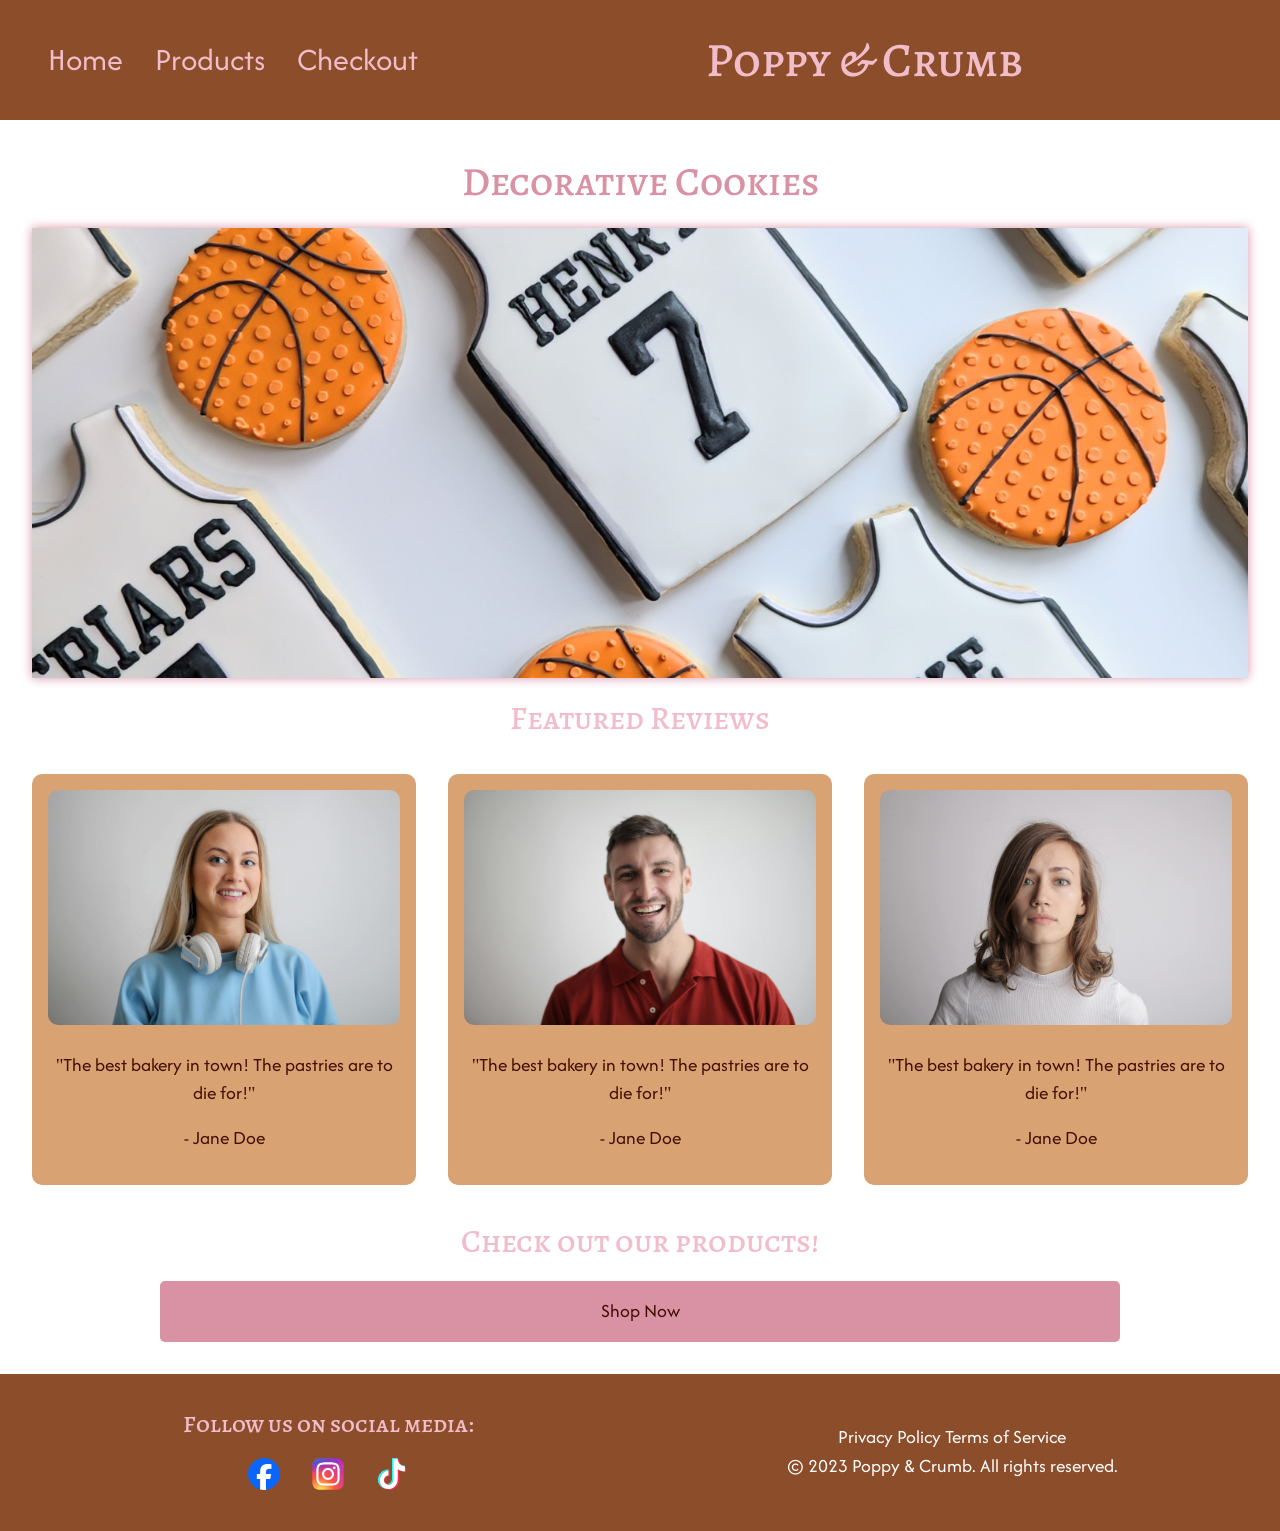
<file: index.html>
<!DOCTYPE html>
<html lang="en">

<head>
  <meta charset="UTF-8" />
  <meta name="viewport" content="width=device-width, initial-scale=1.0" />
  <meta http-equiv="X-UA-Compatible" content="IE=edge">
  <title>Poppy & Crumb Home</title>
  <meta name="robots" content="index,follow" />
  <meta name="description" content="Poppy & Crumb - Custom Cookies for Every Occasion" />
  <meta name="keywords" content="cookies, custom cookies, baked goods, desserts" />

  <!-- style -->
  <link rel="stylesheet" href="styles.css" />
  <!-- Javascript -->
  <script src="app.js" async></script>
</head>

<body>
  <header>
    <div class="off-screen-menu">
      <ul>
        <li><a href="#">Home</a></li>
        <li><a href="product.html">Products</a></li>
        <li><a href="checkout.html">Checkout</a></li>
      </ul>
    </div>
    <nav>
      <h1 id="title">Poppy & Crumb</h1>
      <div class="ham-menu">
        <span></span>
        <span></span>
        <span></span>
      </div>
    </nav>
  </header>
  <main>
    <!-- Image slider -->
    <section class="container-slider">
      <h2>Decorative Cookies</h2>
      <div class="slider-wrapper">
        <div class="slider">
          <img id="slider-1" src="images/Basketball.JPG" alt="Tray of basketball themed cookies." />
          <img id="slider-2" src="images/Birthday.JPG" alt="Tray of birthday cookies for a 5th birthday.">
          <img id="slider-3" src="images/Bridal.JPG" alt="Tray of bridal shower cookies." />
        </div>
        <div class="slider-nav">
          <a href="#slider-1"></a>
          <a href="#slider-2"></a>
          <a href="#slider-3"></a>
        </div>
      </div>
    </section>

    <!-- Featured Reviews Section -->
    <h3>Featured Reviews</h3>
    <div class="featured-reviews">
      <div class="review-card">
        <img src="images/User1.jpg" alt="Featured Review" class="review-image" />
        <div class="review-content">
          <p>"The best bakery in town! The pastries are to die for!"</p>
          <p>- Jane Doe</p>
        </div>
      </div>
      <div class="review-card">
        <img src="images/User2.jpg" alt="Featured Review" class="review-image" />
        <div class="review-content">
          <p>"The best bakery in town! The pastries are to die for!"</p>
          <p>- Jane Doe</p>
        </div>
      </div>
      <div class="review-card">
        <img src="images/User3.jpg" alt="Featured Review" class="review-image" />
        <div class="review-content">
          <p>"The best bakery in town! The pastries are to die for!"</p>
          <p>- Jane Doe</p>
        </div>
      </div>
    </div>
    <!-- product link button -->
    <section class="product-link">
      <h3>Check out our products!</h3>
      <a href="product.html" class="button">Shop Now</a>
    </section>
  </main>
  <footer>
    <div class="footer-content">
        <!-- Socials -->
        <section class="social-media">
            <h4>Follow us on social media:</h4>
            <ul class="social-media-links">
                <!-- Facebook -->
                <li>
                    <svg xmlns="http://www.w3.org/2000/svg" shape-rendering="geometricPrecision"
                        text-rendering="geometricPrecision" image-rendering="optimizeQuality" fill-rule="evenodd"
                        clip-rule="evenodd" viewBox="0 0 509 509">
                        <a href="https://www.facebook.com/poppyandcrumb/" target="_blank" rel="noopener noreferrer">
                            <g fill-rule="nonzero">
                                <path fill="#0866FF"
                                    d="M509 254.5C509 113.94 395.06 0 254.5 0S0 113.94 0 254.5C0 373.86 82.17 474 193.02 501.51V332.27h-52.48V254.5h52.48v-33.51c0-86.63 39.2-126.78 124.24-126.78 16.13 0 43.95 3.17 55.33 6.33v70.5c-6.01-.63-16.44-.95-29.4-.95-41.73 0-57.86 15.81-57.86 56.91v27.5h83.13l-14.28 77.77h-68.85v174.87C411.35 491.92 509 384.62 509 254.5z" />
                                <path fill="#fff"
                                    d="M354.18 332.27l14.28-77.77h-83.13V227c0-41.1 16.13-56.91 57.86-56.91 12.96 0 23.39.32 29.4.95v-70.5c-11.38-3.16-39.2-6.33-55.33-6.33-85.04 0-124.24 40.16-124.24 126.78v33.51h-52.48v77.77h52.48v169.24c19.69 4.88 40.28 7.49 61.48 7.49 10.44 0 20.72-.64 30.83-1.86V332.27h68.85z" />
                            </g>
                        </a>
                    </svg>
                </li>
                <!-- Instagram -->
                <li><svg xmlns="http://www.w3.org/2000/svg" xmlns:xlink="http://www.w3.org/1999/xlink"
                        viewBox="0 0 132.004 132">
                        <defs>
                            <linearGradient id="b">
                                <stop offset="0" stop-color="#3771c8" />
                                <stop stop-color="#3771c8" offset=".128" />
                                <stop offset="1" stop-color="#60f" stop-opacity="0" />
                            </linearGradient>
                            <linearGradient id="a">
                                <stop offset="0" stop-color="#fd5" />
                                <stop offset=".1" stop-color="#fd5" />
                                <stop offset=".5" stop-color="#ff543e" />
                                <stop offset="1" stop-color="#c837ab" />
                            </linearGradient>
                            <radialGradient id="c" cx="158.429" cy="578.088" r="65" xlink:href="#a"
                                gradientUnits="userSpaceOnUse"
                                gradientTransform="matrix(0 -1.98198 1.8439 0 -1031.402 454.004)" fx="158.429"
                                fy="578.088" />
                            <radialGradient id="d" cx="147.694" cy="473.455" r="65" xlink:href="#b"
                                gradientUnits="userSpaceOnUse"
                                gradientTransform="matrix(.17394 .86872 -3.5818 .71718 1648.348 -458.493)"
                                fx="147.694" fy="473.455" />
                        </defs>
                        <a href="https://www.instagram.com/poppyandcrumb/" target="_blank"
                            rel="noopener noreferrer">
                            <path fill="url(#c)"
                                d="M65.03 0C37.888 0 29.95.028 28.407.156c-5.57.463-9.036 1.34-12.812 3.22-2.91 1.445-5.205 3.12-7.47 5.468C4 13.126 1.5 18.394.595 24.656c-.44 3.04-.568 3.66-.594 19.188-.01 5.176 0 11.988 0 21.125 0 27.12.03 35.05.16 36.59.45 5.42 1.3 8.83 3.1 12.56 3.44 7.14 10.01 12.5 17.75 14.5 2.68.69 5.64 1.07 9.44 1.25 1.61.07 18.02.12 34.44.12 16.42 0 32.84-.02 34.41-.1 4.4-.207 6.955-.55 9.78-1.28 7.79-2.01 14.24-7.29 17.75-14.53 1.765-3.64 2.66-7.18 3.065-12.317.088-1.12.125-18.977.125-36.81 0-17.836-.04-35.66-.128-36.78-.41-5.22-1.305-8.73-3.127-12.44-1.495-3.037-3.155-5.305-5.565-7.624C116.9 4 111.64 1.5 105.372.596 102.335.157 101.73.027 86.19 0H65.03z"
                                transform="translate(1.004 1)" />
                            <path fill="url(#d)"
                                d="M65.03 0C37.888 0 29.95.028 28.407.156c-5.57.463-9.036 1.34-12.812 3.22-2.91 1.445-5.205 3.12-7.47 5.468C4 13.126 1.5 18.394.595 24.656c-.44 3.04-.568 3.66-.594 19.188-.01 5.176 0 11.988 0 21.125 0 27.12.03 35.05.16 36.59.45 5.42 1.3 8.83 3.1 12.56 3.44 7.14 10.01 12.5 17.75 14.5 2.68.69 5.64 1.07 9.44 1.25 1.61.07 18.02.12 34.44.12 16.42 0 32.84-.02 34.41-.1 4.4-.207 6.955-.55 9.78-1.28 7.79-2.01 14.24-7.29 17.75-14.53 1.765-3.64 2.66-7.18 3.065-12.317.088-1.12.125-18.977.125-36.81 0-17.836-.04-35.66-.128-36.78-.41-5.22-1.305-8.73-3.127-12.44-1.495-3.037-3.155-5.305-5.565-7.624C116.9 4 111.64 1.5 105.372.596 102.335.157 101.73.027 86.19 0H65.03z"
                                transform="translate(1.004 1)" />
                            <path fill="#fff"
                                d="M66.004 18c-13.036 0-14.672.057-19.792.29-5.11.234-8.598 1.043-11.65 2.23-3.157 1.226-5.835 2.866-8.503 5.535-2.67 2.668-4.31 5.346-5.54 8.502-1.19 3.053-2 6.542-2.23 11.65C18.06 51.327 18 52.964 18 66s.058 14.667.29 19.787c.235 5.11 1.044 8.598 2.23 11.65 1.227 3.157 2.867 5.835 5.536 8.503 2.667 2.67 5.345 4.314 8.5 5.54 3.054 1.187 6.543 1.996 11.652 2.23 5.12.233 6.755.29 19.79.29 13.037 0 14.668-.057 19.788-.29 5.11-.234 8.602-1.043 11.656-2.23 3.156-1.226 5.83-2.87 8.497-5.54 2.67-2.668 4.31-5.346 5.54-8.502 1.18-3.053 1.99-6.542 2.23-11.65.23-5.12.29-6.752.29-19.788 0-13.036-.06-14.672-.29-19.792-.24-5.11-1.05-8.598-2.23-11.65-1.23-3.157-2.87-5.835-5.54-8.503-2.67-2.67-5.34-4.31-8.5-5.535-3.06-1.187-6.55-1.996-11.66-2.23-5.12-.233-6.75-.29-19.79-.29zm-4.306 8.65c1.278-.002 2.704 0 4.306 0 12.816 0 14.335.046 19.396.276 4.68.214 7.22.996 8.912 1.653 2.24.87 3.837 1.91 5.516 3.59 1.68 1.68 2.72 3.28 3.592 5.52.657 1.69 1.44 4.23 1.653 8.91.23 5.06.28 6.58.28 19.39s-.05 14.33-.28 19.39c-.214 4.68-.996 7.22-1.653 8.91-.87 2.24-1.912 3.835-3.592 5.514-1.68 1.68-3.275 2.72-5.516 3.59-1.69.66-4.232 1.44-8.912 1.654-5.06.23-6.58.28-19.396.28-12.817 0-14.336-.05-19.396-.28-4.68-.216-7.22-.998-8.913-1.655-2.24-.87-3.84-1.91-5.52-3.59-1.68-1.68-2.72-3.276-3.592-5.517-.657-1.69-1.44-4.23-1.653-8.91-.23-5.06-.276-6.58-.276-19.398s.046-14.33.276-19.39c.214-4.68.996-7.22 1.653-8.912.87-2.24 1.912-3.84 3.592-5.52 1.68-1.68 3.28-2.72 5.52-3.592 1.692-.66 4.233-1.44 8.913-1.655 4.428-.2 6.144-.26 15.09-.27zm29.928 7.97c-3.18 0-5.76 2.577-5.76 5.758 0 3.18 2.58 5.76 5.76 5.76 3.18 0 5.76-2.58 5.76-5.76 0-3.18-2.58-5.76-5.76-5.76zm-25.622 6.73c-13.613 0-24.65 11.037-24.65 24.65 0 13.613 11.037 24.645 24.65 24.645C79.617 90.645 90.65 79.613 90.65 66S79.616 41.35 66.003 41.35zm0 8.65c8.836 0 16 7.163 16 16 0 8.836-7.164 16-16 16-8.837 0-16-7.164-16-16 0-8.837 7.163-16 16-16z" />
                        </a>
                    </svg>
                </li>
                <!-- TikTok -->
                <li>
                    <svg xmlns="http://www.w3.org/2000/svg" viewBox="0 0 293768 333327"
                        shape-rendering="geometricPrecision" text-rendering="geometricPrecision"
                        image-rendering="optimizeQuality" fill-rule="evenodd" clip-rule="evenodd">
                        <a href="https://www.tiktok.com/@poppyandcrumb" target="_blank" rel="noopener noreferrer">
                            <path
                                d="M204958 0c5369 45832 32829 78170 77253 81022v43471l-287 27V87593c-44424-2850-69965-30183-75333-76015l-47060-1v192819c6791 86790-60835 89368-86703 56462 30342 18977 79608 6642 73766-68039V0h58365zM78515 319644c-26591-5471-50770-21358-64969-44588-34496-56437-3401-148418 96651-157884v54345l-164 27v-40773C17274 145544 7961 245185 33650 286633c9906 15984 26169 27227 44864 33011z"
                                fill="#26f4ee" />
                            <path
                                d="M218434 11587c3505 29920 15609 55386 35948 70259-27522-10602-43651-34934-47791-70262l11843 3zm63489 82463c3786 804 7734 1348 11844 1611v51530c-25770 2537-48321-5946-74600-21749l4034 88251c0 28460 106 41467-15166 67648-34260 58734-95927 63376-137628 35401 54529 22502 137077-4810 136916-103049v-96320c26279 15803 48830 24286 74600 21748V94050zm-171890 37247c5390-1122 11048-1985 16998-2548v54345c-21666 3569-35427 10222-41862 22528-20267 38754 5827 69491 35017 74111-33931 5638-73721-28750-49999-74111 6434-12304 18180-18959 39846-22528v-51797zm64479-119719h1808-1808z"
                                fill="#fb2c53" />
                            <path
                                d="M206590 11578c5369 45832 30910 73164 75333 76015v51528c-25770 2539-48321-5945-74600-21748v96320c206 125717-135035 135283-173673 72939-25688-41449-16376-141089 76383-155862v52323c-21666 3569-33412 10224-39846 22528-39762 76035 98926 121273 89342-1225V11577l47060 1z" />
                        </a>
                    </svg>
                </li>
            </ul>
        </section>
        <div class="footer-links">
            <a href="#">Privacy Policy</a>
            <a href="#">Terms of Service</a>  
            <p>&copy; 2023 Poppy & Crumb. All rights reserved.</p>
        </div>
    </div>
</footer>
</body>

</html>
</file>
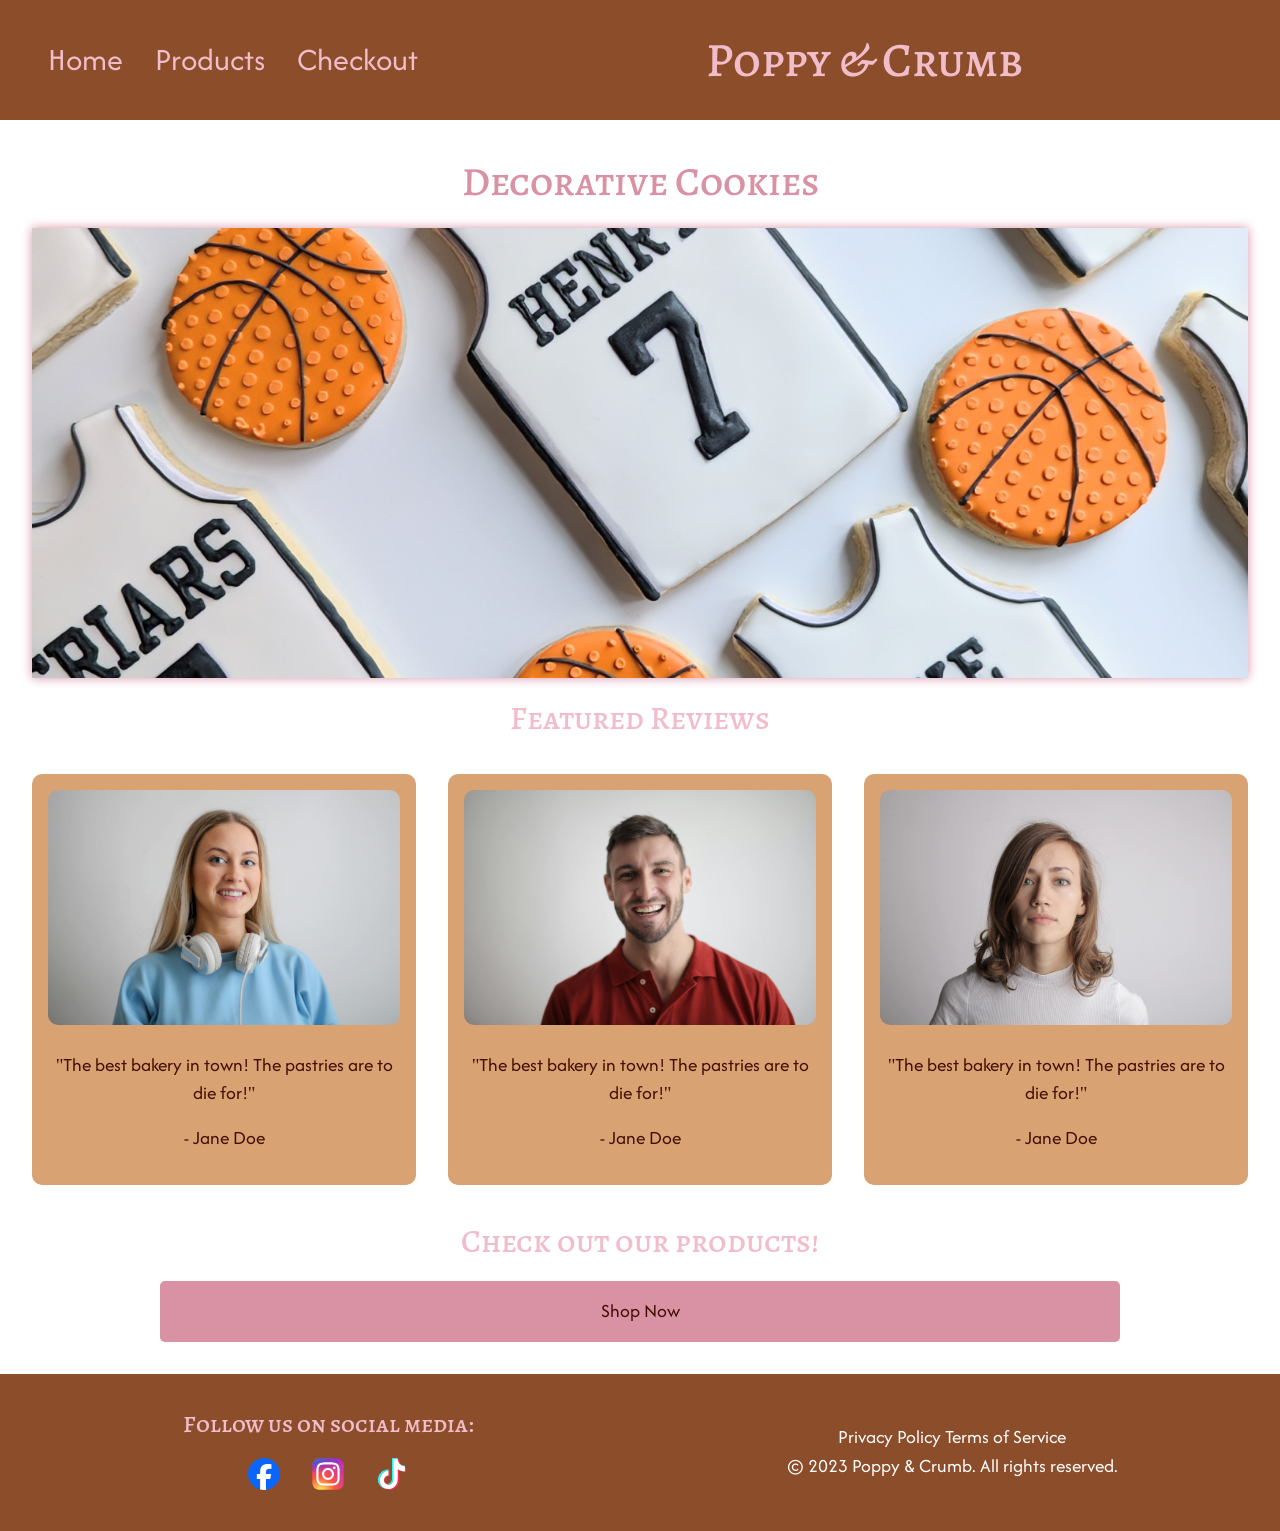
<file: Index.html>
<!DOCTYPE html>
<html lang="en">

<head>
  <meta charset="UTF-8" />
  <meta name="viewport" content="width=device-width, initial-scale=1.0" />
  <meta http-equiv="X-UA-Compatible" content="IE=edge">
  <title>Poppy & Crumb Home</title>
  <meta name="robots" content="index,follow" />
  <meta name="description" content="Poppy & Crumb - Custom Cookies for Every Occasion" />
  <meta name="keywords" content="cookies, custom cookies, baked goods, desserts" />

  <!-- style -->
  <link rel="stylesheet" href="styles.css" />
  <!-- Javascript -->
  <script src="app.js" async></script>
</head>

<body>
  <header>
    <div class="off-screen-menu">
      <ul>
        <li><a href="#">Home</a></li>
        <li><a href="/product.html">Products</a></li>
        <li><a href="/checkout.html">Checkout</a></li>
      </ul>
    </div>
    <nav>
      <h1 id="title">Poppy & Crumb</h1>
      <div class="ham-menu">
        <span></span>
        <span></span>
        <span></span>
      </div>
    </nav>
  </header>
  <main>
    <!-- Image slider -->
    <section class="container-slider">
      <h2>Decorative Cookies</h2>
      <div class="slider-wrapper">
        <div class="slider">
          <img id="slider-1" src="/images/Basketball.JPG" alt="Tray of basketball themed cookies." />
          <img id="slider-2" src="/images/Birthday.JPG" alt="Tray of birthday cookies for a 5th birthday.">
          <img id="slider-3" src="/images/Bridal.JPG" alt="Tray of bridal shower cookies." />
        </div>
        <div class="slider-nav">
          <a href="#slider-1"></a>
          <a href="#slider-2"></a>
          <a href="#slider-3"></a>
        </div>
      </div>
    </section>

    <!-- Featured Reviews Section -->
    <h3>Featured Reviews</h3>
    <div class="featured-reviews">
      <div class="review-card">
        <img src="/images/User1.jpg" alt="Featured Review" class="review-image" />
        <div class="review-content">
          <p>"The best bakery in town! The pastries are to die for!"</p>
          <p>- Jane Doe</p>
        </div>
      </div>
      <div class="review-card">
        <img src="/images/User2.jpg" alt="Featured Review" class="review-image" />
        <div class="review-content">
          <p>"The best bakery in town! The pastries are to die for!"</p>
          <p>- Jane Doe</p>
        </div>
      </div>
      <div class="review-card">
        <img src="/images/User3.jpg" alt="Featured Review" class="review-image" />
        <div class="review-content">
          <p>"The best bakery in town! The pastries are to die for!"</p>
          <p>- Jane Doe</p>
        </div>
      </div>
    </div>
    <!-- product link button -->
    <section class="product-link">
      <h3>Check out our products!</h3>
      <a href="/product.html" class="button">Shop Now</a>
    </section>
  </main>
  <footer>
    <div class="footer-content">
        <!-- Socials -->
        <section class="social-media">
            <h4>Follow us on social media:</h4>
            <ul class="social-media-links">
                <!-- Facebook -->
                <li>
                    <svg xmlns="http://www.w3.org/2000/svg" shape-rendering="geometricPrecision"
                        text-rendering="geometricPrecision" image-rendering="optimizeQuality" fill-rule="evenodd"
                        clip-rule="evenodd" viewBox="0 0 509 509">
                        <a href="https://www.facebook.com/poppyandcrumb/" target="_blank" rel="noopener noreferrer">
                            <g fill-rule="nonzero">
                                <path fill="#0866FF"
                                    d="M509 254.5C509 113.94 395.06 0 254.5 0S0 113.94 0 254.5C0 373.86 82.17 474 193.02 501.51V332.27h-52.48V254.5h52.48v-33.51c0-86.63 39.2-126.78 124.24-126.78 16.13 0 43.95 3.17 55.33 6.33v70.5c-6.01-.63-16.44-.95-29.4-.95-41.73 0-57.86 15.81-57.86 56.91v27.5h83.13l-14.28 77.77h-68.85v174.87C411.35 491.92 509 384.62 509 254.5z" />
                                <path fill="#fff"
                                    d="M354.18 332.27l14.28-77.77h-83.13V227c0-41.1 16.13-56.91 57.86-56.91 12.96 0 23.39.32 29.4.95v-70.5c-11.38-3.16-39.2-6.33-55.33-6.33-85.04 0-124.24 40.16-124.24 126.78v33.51h-52.48v77.77h52.48v169.24c19.69 4.88 40.28 7.49 61.48 7.49 10.44 0 20.72-.64 30.83-1.86V332.27h68.85z" />
                            </g>
                        </a>
                    </svg>
                </li>
                <!-- Instagram -->
                <li><svg xmlns="http://www.w3.org/2000/svg" xmlns:xlink="http://www.w3.org/1999/xlink"
                        viewBox="0 0 132.004 132">
                        <defs>
                            <linearGradient id="b">
                                <stop offset="0" stop-color="#3771c8" />
                                <stop stop-color="#3771c8" offset=".128" />
                                <stop offset="1" stop-color="#60f" stop-opacity="0" />
                            </linearGradient>
                            <linearGradient id="a">
                                <stop offset="0" stop-color="#fd5" />
                                <stop offset=".1" stop-color="#fd5" />
                                <stop offset=".5" stop-color="#ff543e" />
                                <stop offset="1" stop-color="#c837ab" />
                            </linearGradient>
                            <radialGradient id="c" cx="158.429" cy="578.088" r="65" xlink:href="#a"
                                gradientUnits="userSpaceOnUse"
                                gradientTransform="matrix(0 -1.98198 1.8439 0 -1031.402 454.004)" fx="158.429"
                                fy="578.088" />
                            <radialGradient id="d" cx="147.694" cy="473.455" r="65" xlink:href="#b"
                                gradientUnits="userSpaceOnUse"
                                gradientTransform="matrix(.17394 .86872 -3.5818 .71718 1648.348 -458.493)"
                                fx="147.694" fy="473.455" />
                        </defs>
                        <a href="https://www.instagram.com/poppyandcrumb/" target="_blank"
                            rel="noopener noreferrer">
                            <path fill="url(#c)"
                                d="M65.03 0C37.888 0 29.95.028 28.407.156c-5.57.463-9.036 1.34-12.812 3.22-2.91 1.445-5.205 3.12-7.47 5.468C4 13.126 1.5 18.394.595 24.656c-.44 3.04-.568 3.66-.594 19.188-.01 5.176 0 11.988 0 21.125 0 27.12.03 35.05.16 36.59.45 5.42 1.3 8.83 3.1 12.56 3.44 7.14 10.01 12.5 17.75 14.5 2.68.69 5.64 1.07 9.44 1.25 1.61.07 18.02.12 34.44.12 16.42 0 32.84-.02 34.41-.1 4.4-.207 6.955-.55 9.78-1.28 7.79-2.01 14.24-7.29 17.75-14.53 1.765-3.64 2.66-7.18 3.065-12.317.088-1.12.125-18.977.125-36.81 0-17.836-.04-35.66-.128-36.78-.41-5.22-1.305-8.73-3.127-12.44-1.495-3.037-3.155-5.305-5.565-7.624C116.9 4 111.64 1.5 105.372.596 102.335.157 101.73.027 86.19 0H65.03z"
                                transform="translate(1.004 1)" />
                            <path fill="url(#d)"
                                d="M65.03 0C37.888 0 29.95.028 28.407.156c-5.57.463-9.036 1.34-12.812 3.22-2.91 1.445-5.205 3.12-7.47 5.468C4 13.126 1.5 18.394.595 24.656c-.44 3.04-.568 3.66-.594 19.188-.01 5.176 0 11.988 0 21.125 0 27.12.03 35.05.16 36.59.45 5.42 1.3 8.83 3.1 12.56 3.44 7.14 10.01 12.5 17.75 14.5 2.68.69 5.64 1.07 9.44 1.25 1.61.07 18.02.12 34.44.12 16.42 0 32.84-.02 34.41-.1 4.4-.207 6.955-.55 9.78-1.28 7.79-2.01 14.24-7.29 17.75-14.53 1.765-3.64 2.66-7.18 3.065-12.317.088-1.12.125-18.977.125-36.81 0-17.836-.04-35.66-.128-36.78-.41-5.22-1.305-8.73-3.127-12.44-1.495-3.037-3.155-5.305-5.565-7.624C116.9 4 111.64 1.5 105.372.596 102.335.157 101.73.027 86.19 0H65.03z"
                                transform="translate(1.004 1)" />
                            <path fill="#fff"
                                d="M66.004 18c-13.036 0-14.672.057-19.792.29-5.11.234-8.598 1.043-11.65 2.23-3.157 1.226-5.835 2.866-8.503 5.535-2.67 2.668-4.31 5.346-5.54 8.502-1.19 3.053-2 6.542-2.23 11.65C18.06 51.327 18 52.964 18 66s.058 14.667.29 19.787c.235 5.11 1.044 8.598 2.23 11.65 1.227 3.157 2.867 5.835 5.536 8.503 2.667 2.67 5.345 4.314 8.5 5.54 3.054 1.187 6.543 1.996 11.652 2.23 5.12.233 6.755.29 19.79.29 13.037 0 14.668-.057 19.788-.29 5.11-.234 8.602-1.043 11.656-2.23 3.156-1.226 5.83-2.87 8.497-5.54 2.67-2.668 4.31-5.346 5.54-8.502 1.18-3.053 1.99-6.542 2.23-11.65.23-5.12.29-6.752.29-19.788 0-13.036-.06-14.672-.29-19.792-.24-5.11-1.05-8.598-2.23-11.65-1.23-3.157-2.87-5.835-5.54-8.503-2.67-2.67-5.34-4.31-8.5-5.535-3.06-1.187-6.55-1.996-11.66-2.23-5.12-.233-6.75-.29-19.79-.29zm-4.306 8.65c1.278-.002 2.704 0 4.306 0 12.816 0 14.335.046 19.396.276 4.68.214 7.22.996 8.912 1.653 2.24.87 3.837 1.91 5.516 3.59 1.68 1.68 2.72 3.28 3.592 5.52.657 1.69 1.44 4.23 1.653 8.91.23 5.06.28 6.58.28 19.39s-.05 14.33-.28 19.39c-.214 4.68-.996 7.22-1.653 8.91-.87 2.24-1.912 3.835-3.592 5.514-1.68 1.68-3.275 2.72-5.516 3.59-1.69.66-4.232 1.44-8.912 1.654-5.06.23-6.58.28-19.396.28-12.817 0-14.336-.05-19.396-.28-4.68-.216-7.22-.998-8.913-1.655-2.24-.87-3.84-1.91-5.52-3.59-1.68-1.68-2.72-3.276-3.592-5.517-.657-1.69-1.44-4.23-1.653-8.91-.23-5.06-.276-6.58-.276-19.398s.046-14.33.276-19.39c.214-4.68.996-7.22 1.653-8.912.87-2.24 1.912-3.84 3.592-5.52 1.68-1.68 3.28-2.72 5.52-3.592 1.692-.66 4.233-1.44 8.913-1.655 4.428-.2 6.144-.26 15.09-.27zm29.928 7.97c-3.18 0-5.76 2.577-5.76 5.758 0 3.18 2.58 5.76 5.76 5.76 3.18 0 5.76-2.58 5.76-5.76 0-3.18-2.58-5.76-5.76-5.76zm-25.622 6.73c-13.613 0-24.65 11.037-24.65 24.65 0 13.613 11.037 24.645 24.65 24.645C79.617 90.645 90.65 79.613 90.65 66S79.616 41.35 66.003 41.35zm0 8.65c8.836 0 16 7.163 16 16 0 8.836-7.164 16-16 16-8.837 0-16-7.164-16-16 0-8.837 7.163-16 16-16z" />
                        </a>
                    </svg>
                </li>
                <!-- TikTok -->
                <li>
                    <svg xmlns="http://www.w3.org/2000/svg" viewBox="0 0 293768 333327"
                        shape-rendering="geometricPrecision" text-rendering="geometricPrecision"
                        image-rendering="optimizeQuality" fill-rule="evenodd" clip-rule="evenodd">
                        <a href="https://www.tiktok.com/@poppyandcrumb" target="_blank" rel="noopener noreferrer">
                            <path
                                d="M204958 0c5369 45832 32829 78170 77253 81022v43471l-287 27V87593c-44424-2850-69965-30183-75333-76015l-47060-1v192819c6791 86790-60835 89368-86703 56462 30342 18977 79608 6642 73766-68039V0h58365zM78515 319644c-26591-5471-50770-21358-64969-44588-34496-56437-3401-148418 96651-157884v54345l-164 27v-40773C17274 145544 7961 245185 33650 286633c9906 15984 26169 27227 44864 33011z"
                                fill="#26f4ee" />
                            <path
                                d="M218434 11587c3505 29920 15609 55386 35948 70259-27522-10602-43651-34934-47791-70262l11843 3zm63489 82463c3786 804 7734 1348 11844 1611v51530c-25770 2537-48321-5946-74600-21749l4034 88251c0 28460 106 41467-15166 67648-34260 58734-95927 63376-137628 35401 54529 22502 137077-4810 136916-103049v-96320c26279 15803 48830 24286 74600 21748V94050zm-171890 37247c5390-1122 11048-1985 16998-2548v54345c-21666 3569-35427 10222-41862 22528-20267 38754 5827 69491 35017 74111-33931 5638-73721-28750-49999-74111 6434-12304 18180-18959 39846-22528v-51797zm64479-119719h1808-1808z"
                                fill="#fb2c53" />
                            <path
                                d="M206590 11578c5369 45832 30910 73164 75333 76015v51528c-25770 2539-48321-5945-74600-21748v96320c206 125717-135035 135283-173673 72939-25688-41449-16376-141089 76383-155862v52323c-21666 3569-33412 10224-39846 22528-39762 76035 98926 121273 89342-1225V11577l47060 1z" />
                        </a>
                    </svg>
                </li>
            </ul>
        </section>
        <div class="footer-links">
            <a href="#">Privacy Policy</a>
            <a href="#">Terms of Service</a>  
            <p>&copy; 2023 Poppy & Crumb. All rights reserved.</p>
        </div>
    </div>
</footer>
</body>

</html>
</file>
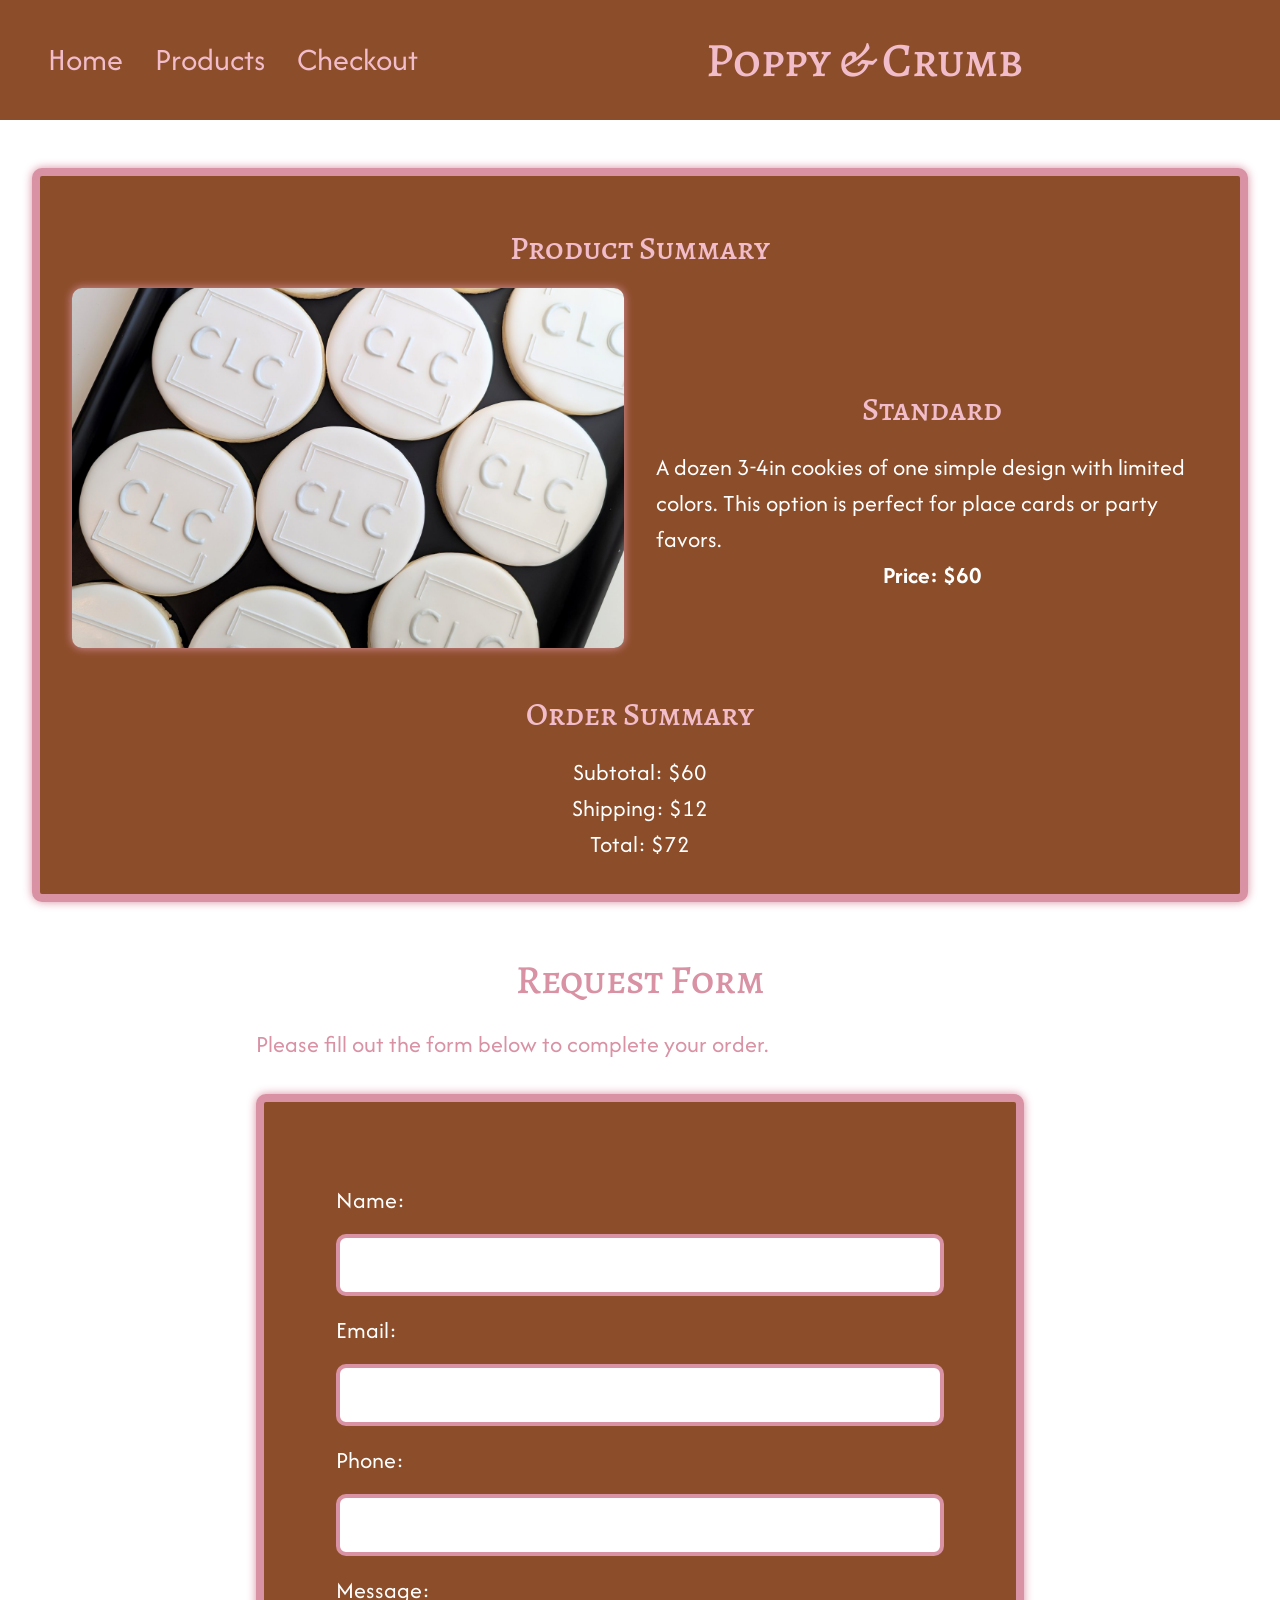
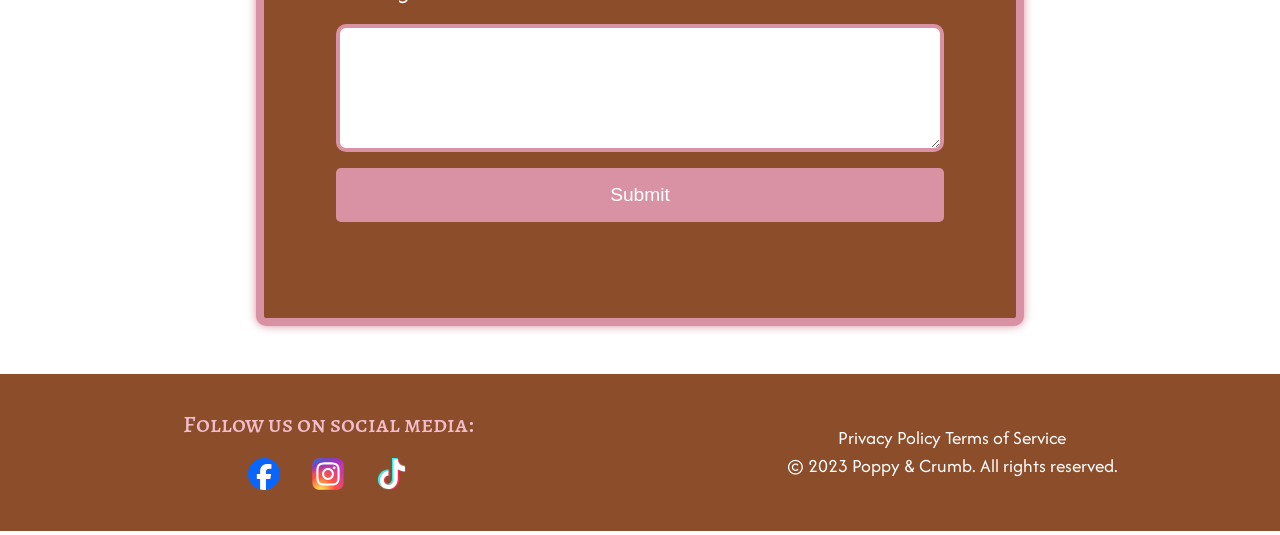
<file: checkout.html>
<!DOCTYPE html>
<html lang="en">

<head>
    <meta charset="UTF-8" />
    <meta name="viewport" content="width=device-width, initial-scale=1.0" />
    <meta http-equiv="X-UA-Compatible" content="IE=edge">
    <title>Poppy & Crumb Home</title>
    <meta name="robots" content="index,follow" />
    <meta name="description" content="Poppy & Crumb - Custom Cookies for Every Occasion" />
    <meta name="keywords" content="cookies, custom cookies, baked goods, desserts" />

    <!-- style -->
    <link rel="stylesheet" href="styles.css" />
    <!-- Javascript -->
    <script src="app.js" async></script>
</head>

<body>
    <header>
        <div class="div off-screen-menu">
            <ul>
                <li><a href="index.html">Home</a></li>
                <li><a href="product.html">Products</a></li>
                <li><a href="checkout.html">Checkout</a></li>
            </ul>
        </div>
        <nav>
            <h1 id="title">Poppy & Crumb</h1>
            <div class="ham-menu">
                <span></span>
                <span></span>
                <span></span>
            </div>
        </nav>
    </header>
    <main>
        <section class="product-summary">
            <h2>Product Summary</h2>
            <div id="product-summary">
                <div class="product-image">
                    <img src="images/StandardCookie.jpg" alt="Tray of personally decorated white cookies" />
                </div>
                <div class="product-info">
                    <h3>Standard</h3>
                    <p>A dozen 3-4in cookies of one simple design with limited colors. This option is perfect for place
                        cards or party favors.</p>
                    <p id="product-price">Price: $60</p>
                </div>
            </div>
            <div class="order-summary">
                <h3>Order Summary</h3>
                <p>Subtotal: $60</p>
                <p>Shipping: $12</p>
                <p>Total: $72</p>
            </div>
        </section>
        <section class="request-form-container">
            <div class="form-header">
                <h2>Request Form</h2>
                <p>Please fill out the form below to complete your order.</p>
            </div>
            <div class="request-form">
                <form id="checkout-form" action="thankyou.html" method="POST">

                    <div class="form-group">
                        <label for="name">Name:</label>
                        <input type="text" id="name" name="name" required />

                        <label for="email">Email:</label>
                        <input type="email" id="email" name="email" required />
                   
                        <label for="phone">Phone:</label>
                        <input type="tel" id="phone" name="phone" required />
                   
                        <label for="textarea">Message:</label>
                        <textarea id="textarea" name="textarea" rows="4" required>

                        </textarea>
                    
                        <!-- form submit button -->
                        <button type="submit" id="submit-button">Submit</button>
                    </div>
                </form>
            </div>
        </section>
    </main>
    <footer>
        <div class="footer-content">
            <!-- Socials -->
            <section class="social-media">
                <h4>Follow us on social media:</h4>
                <ul class="social-media-links">
                    <!-- Facebook -->
                    <li>
                        <svg xmlns="http://www.w3.org/2000/svg" shape-rendering="geometricPrecision"
                            text-rendering="geometricPrecision" image-rendering="optimizeQuality" fill-rule="evenodd"
                            clip-rule="evenodd" viewBox="0 0 509 509">
                            <a href="https://www.facebook.com/poppyandcrumb/" target="_blank" rel="noopener noreferrer">
                                <g fill-rule="nonzero">
                                    <path fill="#0866FF"
                                        d="M509 254.5C509 113.94 395.06 0 254.5 0S0 113.94 0 254.5C0 373.86 82.17 474 193.02 501.51V332.27h-52.48V254.5h52.48v-33.51c0-86.63 39.2-126.78 124.24-126.78 16.13 0 43.95 3.17 55.33 6.33v70.5c-6.01-.63-16.44-.95-29.4-.95-41.73 0-57.86 15.81-57.86 56.91v27.5h83.13l-14.28 77.77h-68.85v174.87C411.35 491.92 509 384.62 509 254.5z" />
                                    <path fill="#fff"
                                        d="M354.18 332.27l14.28-77.77h-83.13V227c0-41.1 16.13-56.91 57.86-56.91 12.96 0 23.39.32 29.4.95v-70.5c-11.38-3.16-39.2-6.33-55.33-6.33-85.04 0-124.24 40.16-124.24 126.78v33.51h-52.48v77.77h52.48v169.24c19.69 4.88 40.28 7.49 61.48 7.49 10.44 0 20.72-.64 30.83-1.86V332.27h68.85z" />
                                </g>
                            </a>
                        </svg>
                    </li>
                    <!-- Instagram -->
                    <li><svg xmlns="http://www.w3.org/2000/svg" xmlns:xlink="http://www.w3.org/1999/xlink"
                            viewBox="0 0 132.004 132">
                            <defs>
                                <linearGradient id="b">
                                    <stop offset="0" stop-color="#3771c8" />
                                    <stop stop-color="#3771c8" offset=".128" />
                                    <stop offset="1" stop-color="#60f" stop-opacity="0" />
                                </linearGradient>
                                <linearGradient id="a">
                                    <stop offset="0" stop-color="#fd5" />
                                    <stop offset=".1" stop-color="#fd5" />
                                    <stop offset=".5" stop-color="#ff543e" />
                                    <stop offset="1" stop-color="#c837ab" />
                                </linearGradient>
                                <radialGradient id="c" cx="158.429" cy="578.088" r="65" xlink:href="#a"
                                    gradientUnits="userSpaceOnUse"
                                    gradientTransform="matrix(0 -1.98198 1.8439 0 -1031.402 454.004)" fx="158.429"
                                    fy="578.088" />
                                <radialGradient id="d" cx="147.694" cy="473.455" r="65" xlink:href="#b"
                                    gradientUnits="userSpaceOnUse"
                                    gradientTransform="matrix(.17394 .86872 -3.5818 .71718 1648.348 -458.493)"
                                    fx="147.694" fy="473.455" />
                            </defs>
                            <a href="https://www.instagram.com/poppyandcrumb/" target="_blank"
                                rel="noopener noreferrer">
                                <path fill="url(#c)"
                                    d="M65.03 0C37.888 0 29.95.028 28.407.156c-5.57.463-9.036 1.34-12.812 3.22-2.91 1.445-5.205 3.12-7.47 5.468C4 13.126 1.5 18.394.595 24.656c-.44 3.04-.568 3.66-.594 19.188-.01 5.176 0 11.988 0 21.125 0 27.12.03 35.05.16 36.59.45 5.42 1.3 8.83 3.1 12.56 3.44 7.14 10.01 12.5 17.75 14.5 2.68.69 5.64 1.07 9.44 1.25 1.61.07 18.02.12 34.44.12 16.42 0 32.84-.02 34.41-.1 4.4-.207 6.955-.55 9.78-1.28 7.79-2.01 14.24-7.29 17.75-14.53 1.765-3.64 2.66-7.18 3.065-12.317.088-1.12.125-18.977.125-36.81 0-17.836-.04-35.66-.128-36.78-.41-5.22-1.305-8.73-3.127-12.44-1.495-3.037-3.155-5.305-5.565-7.624C116.9 4 111.64 1.5 105.372.596 102.335.157 101.73.027 86.19 0H65.03z"
                                    transform="translate(1.004 1)" />
                                <path fill="url(#d)"
                                    d="M65.03 0C37.888 0 29.95.028 28.407.156c-5.57.463-9.036 1.34-12.812 3.22-2.91 1.445-5.205 3.12-7.47 5.468C4 13.126 1.5 18.394.595 24.656c-.44 3.04-.568 3.66-.594 19.188-.01 5.176 0 11.988 0 21.125 0 27.12.03 35.05.16 36.59.45 5.42 1.3 8.83 3.1 12.56 3.44 7.14 10.01 12.5 17.75 14.5 2.68.69 5.64 1.07 9.44 1.25 1.61.07 18.02.12 34.44.12 16.42 0 32.84-.02 34.41-.1 4.4-.207 6.955-.55 9.78-1.28 7.79-2.01 14.24-7.29 17.75-14.53 1.765-3.64 2.66-7.18 3.065-12.317.088-1.12.125-18.977.125-36.81 0-17.836-.04-35.66-.128-36.78-.41-5.22-1.305-8.73-3.127-12.44-1.495-3.037-3.155-5.305-5.565-7.624C116.9 4 111.64 1.5 105.372.596 102.335.157 101.73.027 86.19 0H65.03z"
                                    transform="translate(1.004 1)" />
                                <path fill="#fff"
                                    d="M66.004 18c-13.036 0-14.672.057-19.792.29-5.11.234-8.598 1.043-11.65 2.23-3.157 1.226-5.835 2.866-8.503 5.535-2.67 2.668-4.31 5.346-5.54 8.502-1.19 3.053-2 6.542-2.23 11.65C18.06 51.327 18 52.964 18 66s.058 14.667.29 19.787c.235 5.11 1.044 8.598 2.23 11.65 1.227 3.157 2.867 5.835 5.536 8.503 2.667 2.67 5.345 4.314 8.5 5.54 3.054 1.187 6.543 1.996 11.652 2.23 5.12.233 6.755.29 19.79.29 13.037 0 14.668-.057 19.788-.29 5.11-.234 8.602-1.043 11.656-2.23 3.156-1.226 5.83-2.87 8.497-5.54 2.67-2.668 4.31-5.346 5.54-8.502 1.18-3.053 1.99-6.542 2.23-11.65.23-5.12.29-6.752.29-19.788 0-13.036-.06-14.672-.29-19.792-.24-5.11-1.05-8.598-2.23-11.65-1.23-3.157-2.87-5.835-5.54-8.503-2.67-2.67-5.34-4.31-8.5-5.535-3.06-1.187-6.55-1.996-11.66-2.23-5.12-.233-6.75-.29-19.79-.29zm-4.306 8.65c1.278-.002 2.704 0 4.306 0 12.816 0 14.335.046 19.396.276 4.68.214 7.22.996 8.912 1.653 2.24.87 3.837 1.91 5.516 3.59 1.68 1.68 2.72 3.28 3.592 5.52.657 1.69 1.44 4.23 1.653 8.91.23 5.06.28 6.58.28 19.39s-.05 14.33-.28 19.39c-.214 4.68-.996 7.22-1.653 8.91-.87 2.24-1.912 3.835-3.592 5.514-1.68 1.68-3.275 2.72-5.516 3.59-1.69.66-4.232 1.44-8.912 1.654-5.06.23-6.58.28-19.396.28-12.817 0-14.336-.05-19.396-.28-4.68-.216-7.22-.998-8.913-1.655-2.24-.87-3.84-1.91-5.52-3.59-1.68-1.68-2.72-3.276-3.592-5.517-.657-1.69-1.44-4.23-1.653-8.91-.23-5.06-.276-6.58-.276-19.398s.046-14.33.276-19.39c.214-4.68.996-7.22 1.653-8.912.87-2.24 1.912-3.84 3.592-5.52 1.68-1.68 3.28-2.72 5.52-3.592 1.692-.66 4.233-1.44 8.913-1.655 4.428-.2 6.144-.26 15.09-.27zm29.928 7.97c-3.18 0-5.76 2.577-5.76 5.758 0 3.18 2.58 5.76 5.76 5.76 3.18 0 5.76-2.58 5.76-5.76 0-3.18-2.58-5.76-5.76-5.76zm-25.622 6.73c-13.613 0-24.65 11.037-24.65 24.65 0 13.613 11.037 24.645 24.65 24.645C79.617 90.645 90.65 79.613 90.65 66S79.616 41.35 66.003 41.35zm0 8.65c8.836 0 16 7.163 16 16 0 8.836-7.164 16-16 16-8.837 0-16-7.164-16-16 0-8.837 7.163-16 16-16z" />
                            </a>
                        </svg>
                    </li>
                    <!-- TikTok -->
                    <li>
                        <svg xmlns="http://www.w3.org/2000/svg" viewBox="0 0 293768 333327"
                            shape-rendering="geometricPrecision" text-rendering="geometricPrecision"
                            image-rendering="optimizeQuality" fill-rule="evenodd" clip-rule="evenodd">
                            <a href="https://www.tiktok.com/@poppyandcrumb" target="_blank" rel="noopener noreferrer">
                                <path
                                    d="M204958 0c5369 45832 32829 78170 77253 81022v43471l-287 27V87593c-44424-2850-69965-30183-75333-76015l-47060-1v192819c6791 86790-60835 89368-86703 56462 30342 18977 79608 6642 73766-68039V0h58365zM78515 319644c-26591-5471-50770-21358-64969-44588-34496-56437-3401-148418 96651-157884v54345l-164 27v-40773C17274 145544 7961 245185 33650 286633c9906 15984 26169 27227 44864 33011z"
                                    fill="#26f4ee" />
                                <path
                                    d="M218434 11587c3505 29920 15609 55386 35948 70259-27522-10602-43651-34934-47791-70262l11843 3zm63489 82463c3786 804 7734 1348 11844 1611v51530c-25770 2537-48321-5946-74600-21749l4034 88251c0 28460 106 41467-15166 67648-34260 58734-95927 63376-137628 35401 54529 22502 137077-4810 136916-103049v-96320c26279 15803 48830 24286 74600 21748V94050zm-171890 37247c5390-1122 11048-1985 16998-2548v54345c-21666 3569-35427 10222-41862 22528-20267 38754 5827 69491 35017 74111-33931 5638-73721-28750-49999-74111 6434-12304 18180-18959 39846-22528v-51797zm64479-119719h1808-1808z"
                                    fill="#fb2c53" />
                                <path
                                    d="M206590 11578c5369 45832 30910 73164 75333 76015v51528c-25770 2539-48321-5945-74600-21748v96320c206 125717-135035 135283-173673 72939-25688-41449-16376-141089 76383-155862v52323c-21666 3569-33412 10224-39846 22528-39762 76035 98926 121273 89342-1225V11577l47060 1z" />
                            </a>
                        </svg>
                    </li>
                </ul>
            </section>
            <div class="footer-links">
                <a href="#">Privacy Policy</a>
                <a href="#">Terms of Service</a>
                <p>&copy; 2023 Poppy & Crumb. All rights reserved.</p>
            </div>
        </div>
    </footer>
</body>

</html>
</file>
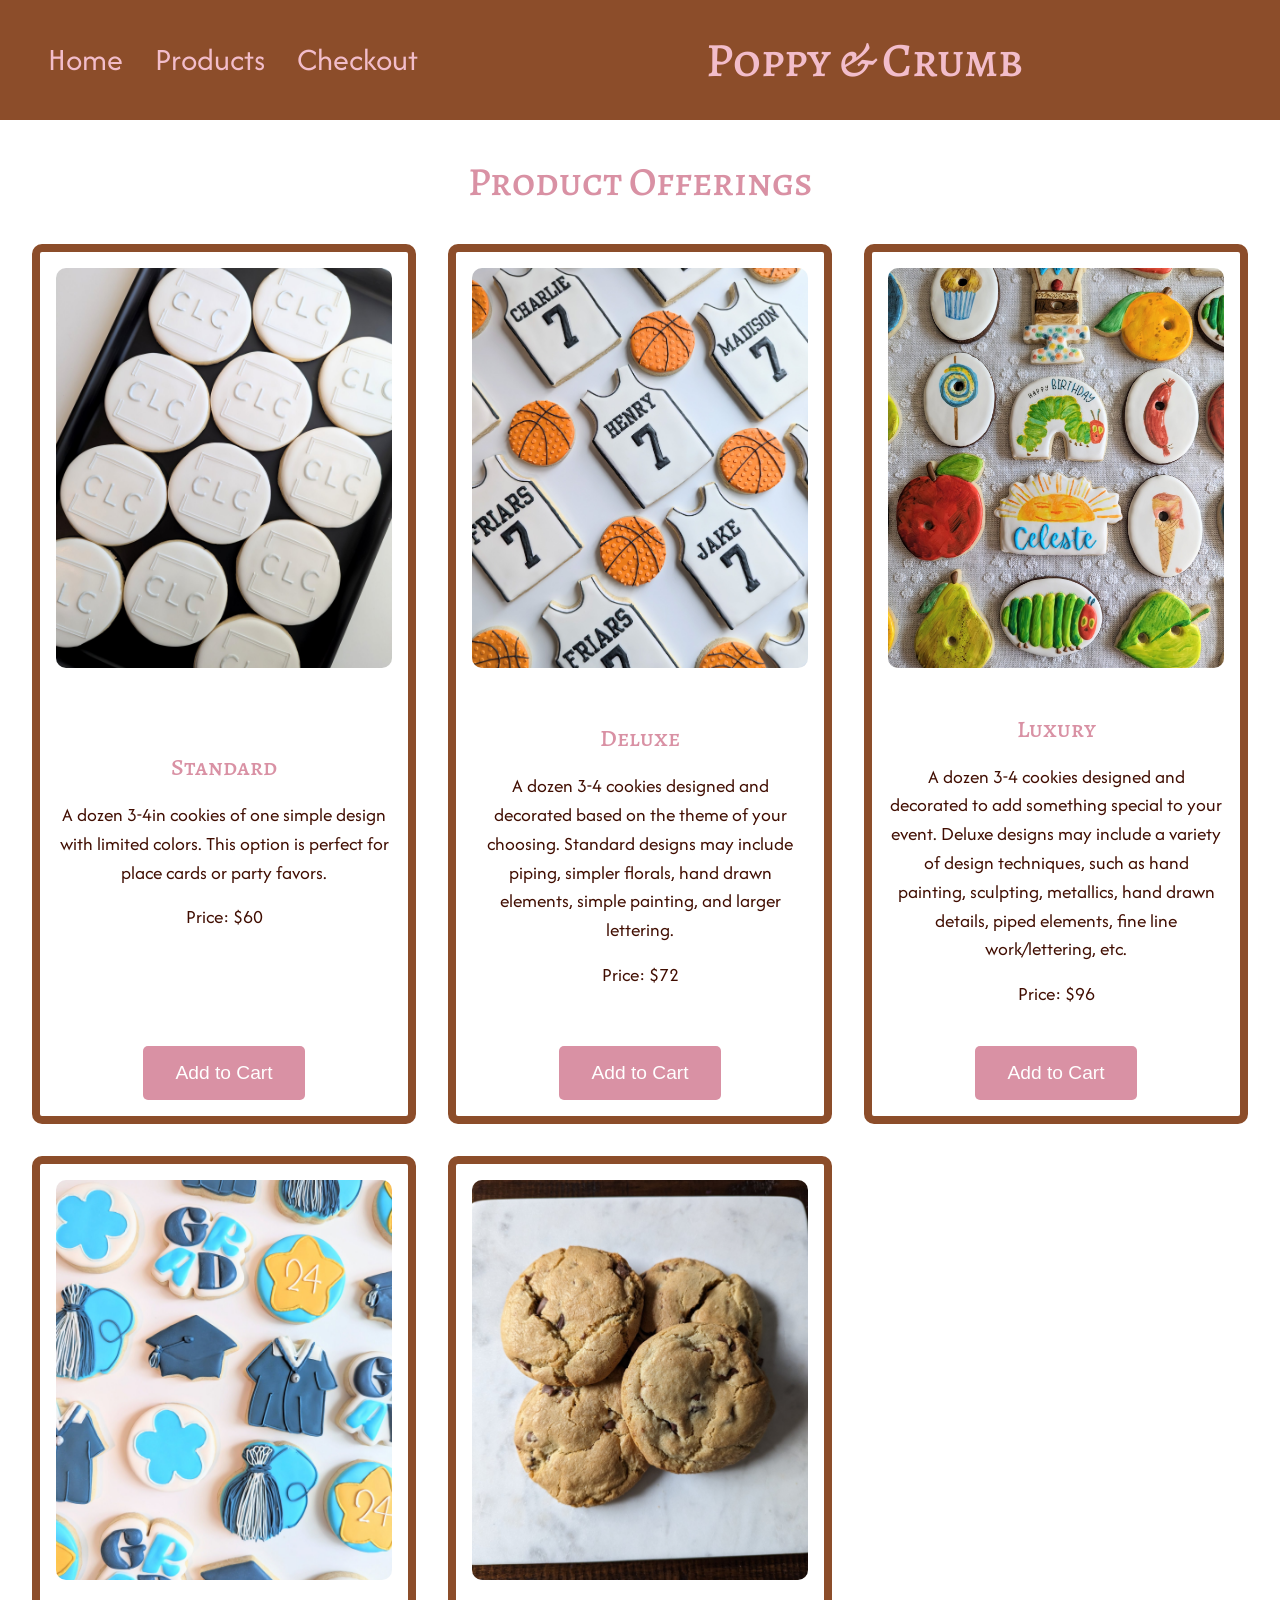
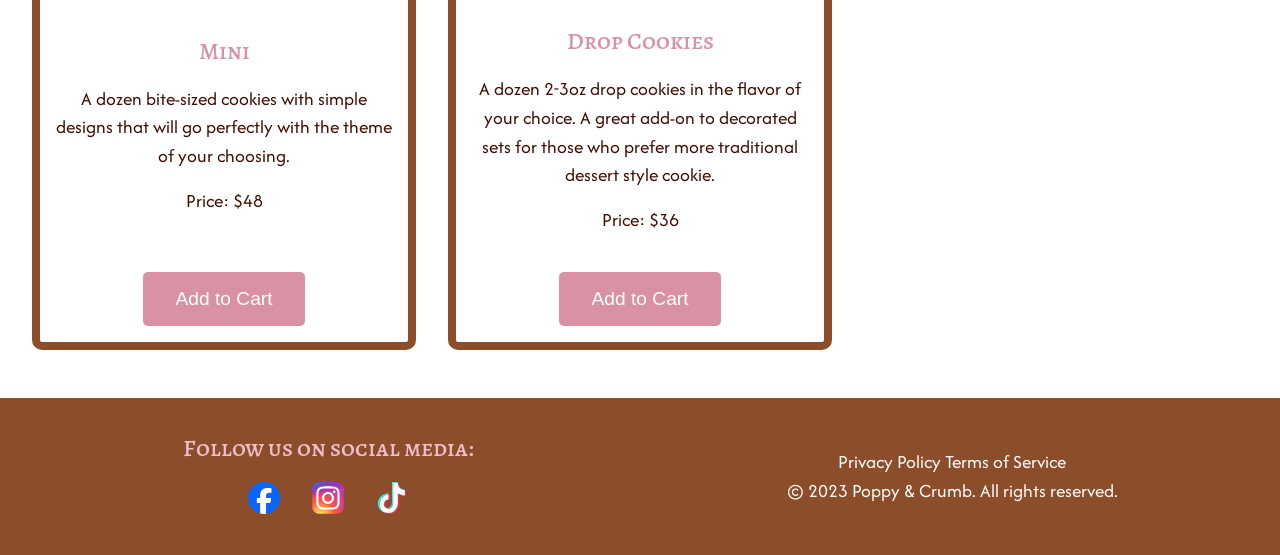
<file: product.html>
<!DOCTYPE html>
<html lang="en">

<head>
    <meta charset="UTF-8" />
    <meta name="viewport" content="width=device-width, initial-scale=1.0" />
    <meta http-equiv="X-UA-Compatible" content="IE=edge">
    <title>Poppy & Crumb Home</title>
    <meta name="robots" content="index,follow" />
    <meta name="description" content="Poppy & Crumb - Custom Cookies for Every Occasion" />
    <meta name="keywords" content="cookies, custom cookies, baked goods, desserts" />

    <!-- style -->
    <link rel="stylesheet" href="styles.css" />
    <!-- Javascript -->
    <script src="app.js" async></script>
</head>

<body>
    <header>
        <div class="div off-screen-menu">
            <ul>
                <li><a href="index.html">Home</a></li>
                <li><a href="product.html">Products</a></li>
                <li><a href="checkout.html">Checkout</a></li>
            </ul>
        </div>
        <nav>
            <h1 id="title">Poppy & Crumb</h1>
            <div class="ham-menu">
                <span></span>
                <span></span>
                <span></span>
            </div>
        </nav>
    </header>
    <main>
        <!-- Product list -->
        <h2>Product Offerings</h2>
        <div class="product-list">
            <ul id="product-list">
                <!-- JavaScript will render cards -->
            </ul>
        </div>
    </main>
    <footer>
        <div class="footer-content">
            <!-- Socials -->
            <section class="social-media">
                <h4>Follow us on social media:</h4>
                <ul class="social-media-links">
                    <!-- Facebook -->
                    <li>
                        <svg xmlns="http://www.w3.org/2000/svg" shape-rendering="geometricPrecision"
                            text-rendering="geometricPrecision" image-rendering="optimizeQuality" fill-rule="evenodd"
                            clip-rule="evenodd" viewBox="0 0 509 509">
                            <a href="https://www.facebook.com/poppyandcrumb/" target="_blank" rel="noopener noreferrer">
                                <g fill-rule="nonzero">
                                    <path fill="#0866FF"
                                        d="M509 254.5C509 113.94 395.06 0 254.5 0S0 113.94 0 254.5C0 373.86 82.17 474 193.02 501.51V332.27h-52.48V254.5h52.48v-33.51c0-86.63 39.2-126.78 124.24-126.78 16.13 0 43.95 3.17 55.33 6.33v70.5c-6.01-.63-16.44-.95-29.4-.95-41.73 0-57.86 15.81-57.86 56.91v27.5h83.13l-14.28 77.77h-68.85v174.87C411.35 491.92 509 384.62 509 254.5z" />
                                    <path fill="#fff"
                                        d="M354.18 332.27l14.28-77.77h-83.13V227c0-41.1 16.13-56.91 57.86-56.91 12.96 0 23.39.32 29.4.95v-70.5c-11.38-3.16-39.2-6.33-55.33-6.33-85.04 0-124.24 40.16-124.24 126.78v33.51h-52.48v77.77h52.48v169.24c19.69 4.88 40.28 7.49 61.48 7.49 10.44 0 20.72-.64 30.83-1.86V332.27h68.85z" />
                                </g>
                            </a>
                        </svg>
                    </li>
                    <!-- Instagram -->
                    <li><svg xmlns="http://www.w3.org/2000/svg" xmlns:xlink="http://www.w3.org/1999/xlink"
                            viewBox="0 0 132.004 132">
                            <defs>
                                <linearGradient id="b">
                                    <stop offset="0" stop-color="#3771c8" />
                                    <stop stop-color="#3771c8" offset=".128" />
                                    <stop offset="1" stop-color="#60f" stop-opacity="0" />
                                </linearGradient>
                                <linearGradient id="a">
                                    <stop offset="0" stop-color="#fd5" />
                                    <stop offset=".1" stop-color="#fd5" />
                                    <stop offset=".5" stop-color="#ff543e" />
                                    <stop offset="1" stop-color="#c837ab" />
                                </linearGradient>
                                <radialGradient id="c" cx="158.429" cy="578.088" r="65" xlink:href="#a"
                                    gradientUnits="userSpaceOnUse"
                                    gradientTransform="matrix(0 -1.98198 1.8439 0 -1031.402 454.004)" fx="158.429"
                                    fy="578.088" />
                                <radialGradient id="d" cx="147.694" cy="473.455" r="65" xlink:href="#b"
                                    gradientUnits="userSpaceOnUse"
                                    gradientTransform="matrix(.17394 .86872 -3.5818 .71718 1648.348 -458.493)"
                                    fx="147.694" fy="473.455" />
                            </defs>
                            <a href="https://www.instagram.com/poppyandcrumb/" target="_blank"
                                rel="noopener noreferrer">
                                <path fill="url(#c)"
                                    d="M65.03 0C37.888 0 29.95.028 28.407.156c-5.57.463-9.036 1.34-12.812 3.22-2.91 1.445-5.205 3.12-7.47 5.468C4 13.126 1.5 18.394.595 24.656c-.44 3.04-.568 3.66-.594 19.188-.01 5.176 0 11.988 0 21.125 0 27.12.03 35.05.16 36.59.45 5.42 1.3 8.83 3.1 12.56 3.44 7.14 10.01 12.5 17.75 14.5 2.68.69 5.64 1.07 9.44 1.25 1.61.07 18.02.12 34.44.12 16.42 0 32.84-.02 34.41-.1 4.4-.207 6.955-.55 9.78-1.28 7.79-2.01 14.24-7.29 17.75-14.53 1.765-3.64 2.66-7.18 3.065-12.317.088-1.12.125-18.977.125-36.81 0-17.836-.04-35.66-.128-36.78-.41-5.22-1.305-8.73-3.127-12.44-1.495-3.037-3.155-5.305-5.565-7.624C116.9 4 111.64 1.5 105.372.596 102.335.157 101.73.027 86.19 0H65.03z"
                                    transform="translate(1.004 1)" />
                                <path fill="url(#d)"
                                    d="M65.03 0C37.888 0 29.95.028 28.407.156c-5.57.463-9.036 1.34-12.812 3.22-2.91 1.445-5.205 3.12-7.47 5.468C4 13.126 1.5 18.394.595 24.656c-.44 3.04-.568 3.66-.594 19.188-.01 5.176 0 11.988 0 21.125 0 27.12.03 35.05.16 36.59.45 5.42 1.3 8.83 3.1 12.56 3.44 7.14 10.01 12.5 17.75 14.5 2.68.69 5.64 1.07 9.44 1.25 1.61.07 18.02.12 34.44.12 16.42 0 32.84-.02 34.41-.1 4.4-.207 6.955-.55 9.78-1.28 7.79-2.01 14.24-7.29 17.75-14.53 1.765-3.64 2.66-7.18 3.065-12.317.088-1.12.125-18.977.125-36.81 0-17.836-.04-35.66-.128-36.78-.41-5.22-1.305-8.73-3.127-12.44-1.495-3.037-3.155-5.305-5.565-7.624C116.9 4 111.64 1.5 105.372.596 102.335.157 101.73.027 86.19 0H65.03z"
                                    transform="translate(1.004 1)" />
                                <path fill="#fff"
                                    d="M66.004 18c-13.036 0-14.672.057-19.792.29-5.11.234-8.598 1.043-11.65 2.23-3.157 1.226-5.835 2.866-8.503 5.535-2.67 2.668-4.31 5.346-5.54 8.502-1.19 3.053-2 6.542-2.23 11.65C18.06 51.327 18 52.964 18 66s.058 14.667.29 19.787c.235 5.11 1.044 8.598 2.23 11.65 1.227 3.157 2.867 5.835 5.536 8.503 2.667 2.67 5.345 4.314 8.5 5.54 3.054 1.187 6.543 1.996 11.652 2.23 5.12.233 6.755.29 19.79.29 13.037 0 14.668-.057 19.788-.29 5.11-.234 8.602-1.043 11.656-2.23 3.156-1.226 5.83-2.87 8.497-5.54 2.67-2.668 4.31-5.346 5.54-8.502 1.18-3.053 1.99-6.542 2.23-11.65.23-5.12.29-6.752.29-19.788 0-13.036-.06-14.672-.29-19.792-.24-5.11-1.05-8.598-2.23-11.65-1.23-3.157-2.87-5.835-5.54-8.503-2.67-2.67-5.34-4.31-8.5-5.535-3.06-1.187-6.55-1.996-11.66-2.23-5.12-.233-6.75-.29-19.79-.29zm-4.306 8.65c1.278-.002 2.704 0 4.306 0 12.816 0 14.335.046 19.396.276 4.68.214 7.22.996 8.912 1.653 2.24.87 3.837 1.91 5.516 3.59 1.68 1.68 2.72 3.28 3.592 5.52.657 1.69 1.44 4.23 1.653 8.91.23 5.06.28 6.58.28 19.39s-.05 14.33-.28 19.39c-.214 4.68-.996 7.22-1.653 8.91-.87 2.24-1.912 3.835-3.592 5.514-1.68 1.68-3.275 2.72-5.516 3.59-1.69.66-4.232 1.44-8.912 1.654-5.06.23-6.58.28-19.396.28-12.817 0-14.336-.05-19.396-.28-4.68-.216-7.22-.998-8.913-1.655-2.24-.87-3.84-1.91-5.52-3.59-1.68-1.68-2.72-3.276-3.592-5.517-.657-1.69-1.44-4.23-1.653-8.91-.23-5.06-.276-6.58-.276-19.398s.046-14.33.276-19.39c.214-4.68.996-7.22 1.653-8.912.87-2.24 1.912-3.84 3.592-5.52 1.68-1.68 3.28-2.72 5.52-3.592 1.692-.66 4.233-1.44 8.913-1.655 4.428-.2 6.144-.26 15.09-.27zm29.928 7.97c-3.18 0-5.76 2.577-5.76 5.758 0 3.18 2.58 5.76 5.76 5.76 3.18 0 5.76-2.58 5.76-5.76 0-3.18-2.58-5.76-5.76-5.76zm-25.622 6.73c-13.613 0-24.65 11.037-24.65 24.65 0 13.613 11.037 24.645 24.65 24.645C79.617 90.645 90.65 79.613 90.65 66S79.616 41.35 66.003 41.35zm0 8.65c8.836 0 16 7.163 16 16 0 8.836-7.164 16-16 16-8.837 0-16-7.164-16-16 0-8.837 7.163-16 16-16z" />
                            </a>
                        </svg>
                    </li>
                    <!-- TikTok -->
                    <li>
                        <svg xmlns="http://www.w3.org/2000/svg" viewBox="0 0 293768 333327"
                            shape-rendering="geometricPrecision" text-rendering="geometricPrecision"
                            image-rendering="optimizeQuality" fill-rule="evenodd" clip-rule="evenodd">
                            <a href="https://www.tiktok.com/@poppyandcrumb" target="_blank" rel="noopener noreferrer">
                                <path
                                    d="M204958 0c5369 45832 32829 78170 77253 81022v43471l-287 27V87593c-44424-2850-69965-30183-75333-76015l-47060-1v192819c6791 86790-60835 89368-86703 56462 30342 18977 79608 6642 73766-68039V0h58365zM78515 319644c-26591-5471-50770-21358-64969-44588-34496-56437-3401-148418 96651-157884v54345l-164 27v-40773C17274 145544 7961 245185 33650 286633c9906 15984 26169 27227 44864 33011z"
                                    fill="#26f4ee" />
                                <path
                                    d="M218434 11587c3505 29920 15609 55386 35948 70259-27522-10602-43651-34934-47791-70262l11843 3zm63489 82463c3786 804 7734 1348 11844 1611v51530c-25770 2537-48321-5946-74600-21749l4034 88251c0 28460 106 41467-15166 67648-34260 58734-95927 63376-137628 35401 54529 22502 137077-4810 136916-103049v-96320c26279 15803 48830 24286 74600 21748V94050zm-171890 37247c5390-1122 11048-1985 16998-2548v54345c-21666 3569-35427 10222-41862 22528-20267 38754 5827 69491 35017 74111-33931 5638-73721-28750-49999-74111 6434-12304 18180-18959 39846-22528v-51797zm64479-119719h1808-1808z"
                                    fill="#fb2c53" />
                                <path
                                    d="M206590 11578c5369 45832 30910 73164 75333 76015v51528c-25770 2539-48321-5945-74600-21748v96320c206 125717-135035 135283-173673 72939-25688-41449-16376-141089 76383-155862v52323c-21666 3569-33412 10224-39846 22528-39762 76035 98926 121273 89342-1225V11577l47060 1z" />
                            </a>
                        </svg>
                    </li>
                </ul>
            </section>
            <div class="footer-links">
                <a href="#">Privacy Policy</a>
                <a href="#">Terms of Service</a>
                <p>&copy; 2023 Poppy & Crumb. All rights reserved.</p>
            </div>
        </div>
    </footer>
</body>

</html>
</file>
<file: styles.css>
@import url("https://fonts.googleapis.com/css2?family=Alegreya+SC:ital,wght@0,400;0,500;1,400;1,500&display=swap");

@import url("https://fonts.googleapis.com/css2?family=Afacad:ital,wght@0,400..700;1,400..700&family=Alegreya+SC:ital,wght@0,400;0,500;1,400;1,500&display=swap");
/* http://meyerweb.com/eric/tools/css/reset/ 
   v2.0 | 20110126
   License: none (public domain)
*/

html,
body,
div,
span,
applet,
object,
iframe,
h1,
h2,
h3,
h4,
h5,
h6,
p,
blockquote,
pre,
a,
abbr,
acronym,
address,
big,
cite,
code,
del,
dfn,
em,
img,
ins,
kbd,
q,
s,
samp,
small,
strike,
strong,
sub,
sup,
tt,
var,
b,
u,
i,
center,
dl,
dt,
dd,
ol,
ul,
li,
fieldset,
form,
label,
legend,
table,
caption,
tbody,
tfoot,
thead,
tr,
th,
td,
article,
aside,
canvas,
details,
embed,
figure,
figcaption,
footer,
header,
hgroup,
menu,
nav,
output,
ruby,
section,
summary,
time,
mark,
audio,
video {
    margin: 0;
    padding: 0;
    border: 0;
    font-size: 100%;
    font: inherit;
    vertical-align: baseline;
}

/* HTML5 display-role reset for older browsers */
article,
aside,
details,
figcaption,
figure,
footer,
header,
hgroup,
menu,
nav,
section {
    display: block;
}

body {
    line-height: 1;
}

ol,
ul {
    list-style: none;
}

blockquote,
q {
    quotes: none;
}

blockquote:before,
blockquote:after,
q:before,
q:after {
    content: "";
    content: none;
}

table {
    border-collapse: collapse;
    border-spacing: 0;
}

:root {
    --dark-pink: #d991a4;
    --light-pink: #f2bdcb;
    --tan: #d9a273;
    --light-brown: #8c4d2a;
    --dark-brown: #400d01;
    --white: #ffffff;
    --black: #000000;
}

/* Custom CSS */
* {
    box-sizing: border-box;
    margin: 0;
    padding: 0;
}

/* Dark Mode */
@media (prefers-color-scheme: dark) {
    body {
        background-color: var(--dark-brown);
        color: var(--white);
    }

    .off-screen-menu {
        background-color: var(--dark-brown);
        color: var(--light-pink);
    }

    nav {
        background-color: var(--dark-brown);
        color: var(--light-pink);
    }

    footer {
        background-color: var(--dark-brown);
        color: var(--white);
    }
}

/* Light Mode */
@media (prefers-color-scheme: light) {
    body {
        background-color: var(--white);
        color: var(--dark-pink);
    }

    .off-screen-menu {
        background-color: var(--light-brown);
        color: var(--light-pink);
    }

    nav {
        background-color: var(--light-brown);
        color: var(--light-pink);
    }

    footer {
        background-color: var(--light-brown);
        color: var(--white);
    }
}

/* Main */
body {
    font-family: "Afacad", sans-serif;
    background-color: var(--white);
    color: var(--dark-pink);
    font-size: 1.5rem;
    line-height: 1.5;
    margin: 0 auto;
    max-width: 100vw;
}

main {
    padding: 1rem 2rem;
}

.title {
    position: relative;
    width: 50%;
}

h1,
h2,
h3,
h4,
h5,
h6 {
    font-family: "Alegreya SC", serif;
    font-weight: 500;
    color: var(--dark-pink);
    text-align: center;
    margin: 1rem 0;
}

h1 {
    flex: auto;
    font-size: 3rem;
    color: var(--light-pink);
}

h2 {
    font-size: 2.5rem;
}

h3 {
    font-size: 2rem;
}

h4 {
    font-size: 1.5rem;
}

h5 {
    font-size: 1.2rem;
}

/* offscreen menu */
.off-screen-menu {
    color: var(--light-pink);
    background-color: var(--light-brown);
    height: 100vh;
    width: 100%;
    max-width: 450px;
    position: fixed;
    top: 0;
    right: -450px;
    display: flex;
    justify-content: center;
    align-items: center;
    text-align: center;
    font-size: 3rem;
    transition: 0.3s ease;
}

.off-screen-menu.active {
    right: 0;
    z-index: 1000;
}

nav {
    color: var(--light-pink);
    padding: .5rem;
    display: flex;
    align-items: center;
    background-color: var(--light-brown);
}

.off-screen-menu a {
    color: var(--light-pink);
    text-decoration: none;
}

.off-screen-menu li:hover {
    /* padding: .5rem; */
    color: var(--dark-pink);
    text-decoration: underline;
    transform: scale(1.1);
    transition: 0.3s ease;
}

.ham-menu {
    height: 50px;
    width: 50px;
    margin-left: auto;
    position: relative;
}

.ham-menu span {
    height: 5px;
    width: 100%;
    background-color: var(--light-pink);
    border-radius: 25px;
    position: absolute;
    top: 50%;
    left: 50%;
    transform: translate(-50%, -50%);
    transition: 0.3s ease;
}

.ham-menu span:nth-child(1) {
    top: 25%;
}

.ham-menu span:nth-child(3) {
    top: 75%;
}

.ham-menu.active span:nth-child(1) {
    top: 50%;
    transform: translate(-50%, -50%) rotate(45deg);
}

.ham-menu.ham-menu.active span:nth-child(2) {
    opacity: 0;
}

.ham-menu.active span:nth-child(3) {
    top: 50%;
    transform: translate(-50%, -50%) rotate(-45deg);
}

/* Image Slider */

.slider-wrapper {
    position: relative;
    max-width: 100vw;
    margin: 0 auto;

}

.slider {
    display: flex;
    width: 100%;
    height: 75vh;
    object-fit: fill;
    overflow-x: auto;
    scroll-snap-type: x mandatory;
    scroll-behavior: smooth;
    box-shadow: 0 0 10px var(--dark-pink);
}

.slider img {
    flex: 1 0 100%;
    scroll-snap-align: start;
    object-fit: cover;
}

.slider-nav {
    display: flex;
    column-gap: 1rem;
    position: absolute;
    bottom: 1.25rem;
    left: 50%;
    transform: translateX(-50%);
    z-index: 1;
}

.slider-nav a {
    width: .05rem;
    height: .05rem;
    border-radius: 50%;
    background-color: var(--dark-pink);
    opacity: 0.75;
    transition: opacity ease 250ms;
}

.slider-nav a:hover {
    opacity: 1;
}

/* Featured Review Cards */
.featured-reviews {
    display: grid;
    grid-template-columns: repeat(auto-fit, minmax(300px, 1fr));
    gap: 2rem;
    margin: 2rem 0;
}

.featured-reviews .review-card {
    color: var(--dark-brown);
    background-color: var(--tan);
    border-radius: 10px;
    padding: 1rem;
    text-align: center;
    transition: 0.3s ease;
}

.featured-reviews .review-card:hover {
    transform: scale(1.05);
    box-shadow: 0 0 10px var(--dark-pink);
}

.featured-reviews .review-card img {
    width: 100%;
    height: auto;
    border-radius: 10px;
    margin-bottom: 1rem;
}

.featured-reviews .review-card h3 {
    font-size: 1.5rem;
    margin-bottom: 1rem;
}

.featured-reviews .review-card p {
    font-size: 1.2rem;
    margin-bottom: 1rem;
}

/*Product List  */
.product-link a {
    text-decoration: none;
    text-align: center;
    justify-content: center;
    color: var(--dark-brown);
    background-color: var(--dark-pink);
    padding: 1rem 2rem;
    margin: 1rem auto;
    display: block;
    border-radius: 5px;
    font-size: 1.2rem;
    transition: 0.3s ease;
}

.product-list {
    display: grid;
    grid-template-columns: repeat(auto-fit, minmax(300px, 1fr));
    gap: 2rem;
    margin: 2rem 0;
}

.product-list .product-card {
    background-color: var(--white);
    border: solid .5rem var(--light-brown);
    border-style: solid;
    border-radius: 10px;
    padding: 1rem;
    margin-bottom: 2rem;
    text-align: center;
    transition: 0.3s ease;
}

.product-list li {
    list-style: none;
    margin: auto;
    padding: 1rem;
}

.product-list .product-card:hover {
    transform: scale(1.05);
    box-shadow: 0 0 10px var(--dark-brown);
}

.product-list .product-card img {
    width: 100%;
    height: auto;
    border-radius: 10px;
    margin-bottom: 1rem;
}

.product-list .product-card h3 {
    color: var(--dark-pink);
    font-size: 1.5rem;
    margin-bottom: 1rem;
}

.product-list .product-card p {
    color: var(--dark-brown);
    font-size: 1.2rem;
    margin-bottom: 1rem;
}

.product-list .product-card button {
    background-color: var(--dark-pink);
    color: var(--white);
    border: none;
    padding: 1rem 2rem;
    border-radius: 5px;
    font-size: 1.2rem;
    cursor: pointer;
    transition: 0.3s ease;
}

.product-list .product-card button:hover {
    background-color: var(--light-pink);
    color: var(--dark-brown);
    transform: scale(1.05);
    box-shadow: 0 0 10px var(--dark-pink);
}

.product-list .product-card button:active {
    transform: scale(0.95);
    box-shadow: 0 0 5px var(--dark-pink);
}

.product-list .product-card button:focus {
    outline: none;
    box-shadow: 0 0 10px var(--dark-pink);
}

.product-list .product-card button:disabled {
    background-color: var(--dark-brown);
    color: var(--white);
    cursor: not-allowed;
    box-shadow: none;
}

.product-list .product-card button:disabled:hover {
    background-color: var(--dark-brown);
    color: var(--white);
    transform: none;
    box-shadow: none;
}

.product-list .product-card button:disabled:active {
    transform: none;
    box-shadow: none;
}

.product-list .product-card button:disabled:focus {
    outline: none;
    box-shadow: none;
}

/* Social Media SVG Links */
.social-media-links {
    display: flex;
    justify-content: center;
    align-items: center;
    margin: 1rem 0;
}

.social-media-links a {
    margin: 0 1rem;
    text-decoration: none;
    color: var(--dark-pink);
    font-size: 2rem;
    transition: 0.3s ease;
}


/* Product Summary */
.product-summary {
    background-color: var(--light-brown);
    color: var(--white);
    border: solid 0.5rem var(--dark-pink);

    display: grid;
    align-items: center;
    justify-content: center;
    margin: 2rem 0;
    padding: 2rem;
    border-radius: 10px;
    box-shadow: 0 0 10px var(--dark-pink);
}

.product-summary h2,
h3,
h4 {
    color: var(--light-pink);
    margin: 1rem 0;
    font-size: 2rem;
    text-align: center;
}

.product-summary img {
    width: 100%;
    height: 20vh;
    object-fit: cover;
    border-radius: 10px;
    margin-bottom: 1rem;
    box-shadow: 0 0 10px var(--dark-pink);
}

#product-price {
    text-align: center;
    font-weight: bold;
}

/* Request Form */
.request-form {
    background-color: var(--light-brown);
    color: var(--white);
    border: solid 0.5rem var(--dark-pink);
    display: grid;
    align-items: center;
    justify-content: center;
    margin: 2rem 0;
    padding: 2rem;
    border-radius: 10px;
    box-shadow: 0 0 10px var(--dark-pink);
}

.request-form h2 {
    color: var(--light-pink);
    margin: 1rem 0;
    font-size: 2rem;
    text-align: center;
}

.request-form form {
    display: grid;
    width: 80vw;
    grid-template-columns: 1fr;
    grid-gap: 1rem;
    margin: 2rem 0;
}

.request-form form input,
.request-form form textarea {
    background-color: var(--white);
    color: var(--dark-brown);
    border: solid 0.3rem var(--dark-pink);
    border-radius: 10px;
    padding: 1rem;
    font-size: 1.2rem;
    transition: 0.3s ease;
}

.request-form form input:focus,
.request-form form textarea:focus {
    outline: none;
    box-shadow: 0 0 10px var(--dark-pink);
    transition: 0.3s ease;
}

.form-group {
    display: grid;
    grid-template-columns: 1fr;
    gap: 1rem;
    padding: 1rem;
    margin-bottom: 1rem;
}

.request-form button {
    background-color: var(--dark-pink);
    color: var(--white);
    border: none;
    padding: 1rem 2rem;
    border-radius: 5px;
    font-size: 1.2rem;
    cursor: pointer;
    transition: 0.3s ease;
}

.request-form button:hover {
    background-color: var(--light-pink);
    color: var(--dark-brown);
    transform: scale(1.05);
    box-shadow: 0 0 10px var(--dark-pink);
}

.request-form button:active {
    transform: scale(0.95);
    box-shadow: 0 0 5px var(--dark-pink);
}

.request-form button:focus {
    outline: none;
    box-shadow: 0 0 10px var(--dark-pink);
}

.request-form button:disabled {
    background-color: var(--dark-brown);
    color: var(--white);
    cursor: not-allowed;
    box-shadow: none;
}

.request-form button:disabled:hover {
    background-color: var(--dark-brown);
    color: var(--white);
    transform: none;
    box-shadow: none;
}

.request-form button:disabled:active {
    transform: none;
    box-shadow: none;
}

.request-form button:disabled:focus {
    outline: none;
    box-shadow: none;
}



/* Footer */
footer {
    background-color: var(--light-brown);
    color: var(--white);
    padding: 1rem;
    text-align: center;
    font-size: 1.2rem;
    position: relative;
    bottom: 0;
    width: 100%;
}

footer svg {
    width: 2rem;
    height: 2rem;
    margin: 0 1rem;
    fill: var(--white);
    transition: 0.3s ease;
}

footer svg:hover {
    fill: var(--dark-pink);
    transform: scale(1.1);
}

footer a {
    color: var(--white);
    text-decoration: none;
    transition: 0.3s ease;
}

footer a:hover {
    color: var(--dark-pink);
    text-decoration: underline;
    transform: scale(1.1);
    transition: 0.3s ease;
}

footer a:active {
    transform: scale(0.95);
    transition: 0.3s ease;
}

footer a:focus {
    outline: none;
    box-shadow: 0 0 10px var(--dark-pink);
    transition: 0.3s ease;
}

footer a:visited {
    color: var(--white);
    text-decoration: none;
    transition: 0.3s ease;
}

footer a:visited:hover {
    color: var(--dark-pink);
    text-decoration: underline;
    transform: scale(1.1);
    transition: 0.3s ease;
}

footer a:visited:active {
    transform: scale(0.95);
    transition: 0.3s ease;
}

footer a:visited:focus {
    outline: none;
    box-shadow: 0 0 10px var(--dark-pink);
    transition: 0.3s ease;
}

@media screen and (min-width: 768px) {
    body {
        font-size: 1.5rem;
    }

    .slider-wrapper {
        width: 100%;
    }

    .slider {
        height: 50vh;
    }

    .slider img {
        height: 100%;
    }

    .slider-nav {
        bottom: 1rem;
    }

    .featured-reviews,
    .product-list {
        grid-template-columns: repeat(auto-fit, minmax(200px, 1fr));
    }

    .featured-reviews h3 {
        grid-row: 1;
        grid-column: 1 / -1;
    }

    h1 {
        font-size: 2.5rem;
    }

    h2 {
        font-size: 2rem;
    }

    h3 {
        font-size: 1.5rem;
    }

    #product-list {
        display: grid;
        grid-template-columns: repeat(auto-fit, minmax(300px, 1fr));
        grid-auto-flow: dense;
        gap: 2rem;
    }

    #product-list li {
        display: grid;
        align-items: start;
        width: 100%;
        height: 100%;
    }

    #product-list li img {
        max-height: 400px;
        overflow-x: hidden;
        overflow-y: hidden;
        object-fit: cover;
        align-self: baseline;
    }

    .product-card-actions {
        align-self: end;
    }

    /* Product Summary */
    #product-summary {
        display: grid;
        grid-template-columns: repeat(2, 1fr);
        column-gap: 2rem;
        align-items: center;
        justify-content: center;
    }

    #product-summary img {
        width: 100%;
        height: 40vh;
        object-fit: cover;
        border-radius: 10px;
        margin-bottom: 1rem;
    }

    .order-summary {
        text-align: center;
    }

    /* Form */


    /* Footer */
    .footer-content {
        display: grid;
        grid-template-columns: repeat(2, 1fr);
        align-items: center;
    }

}


@media screen and (min-width: 1280px) {
    body {
        font-size: 1.5rem;
    }

    h1 {
        font-size: 3rem;
    }

    h2 {
        font-size: 2.5rem;
    }

    h3 {
        font-size: 2rem;
    }

    h4 {
        font-size: 1.5rem;
    }

    h5 {
        font-size: 1.2rem;
    }

    header {
        background-color: var(--light-brown);
        display: grid;
        grid-template-columns: auto 60vw;
        width: 100vw;
        justify-content: space-between;
        align-items: center;
        padding: 0 2rem;
    }

    header ul {
        font-size: 2rem;
        display: flex;
        width: 100%;
        margin: auto;
        padding: 1rem 0;
    }

    header li {
        display: inline-block;
        list-style-type: none;
        flex-wrap: nowrap;
        margin: 0 1rem;
        list-style: none;
    }

    .ham-menu {
        display: none;
    }

    .off-screen-menu {
        display: flex;
        position: relative;
        height: auto;
        width: auto;
        left: 0;
    }

    /* Product Link resize */

    .product-link a {
        width: 75vw;
    }

    /* Product Summary */
    #product-summary {
        display: grid;
        grid-template-columns: repeat(2, 1fr);
        column-gap: 2rem;
        align-items: center;
        justify-content: center;
    }

    .order-summary {
        text-align: center;
    }

    /* form */
    .request-form-container {
        display: grid;
        margin: auto;
        align-items: center;
        width: 60vw;
    }

    .request-form form {
        display: grid;
        width: 50vw;
        grid-gap: 1rem;
        margin: 2rem 0;
    }
}
</file>
